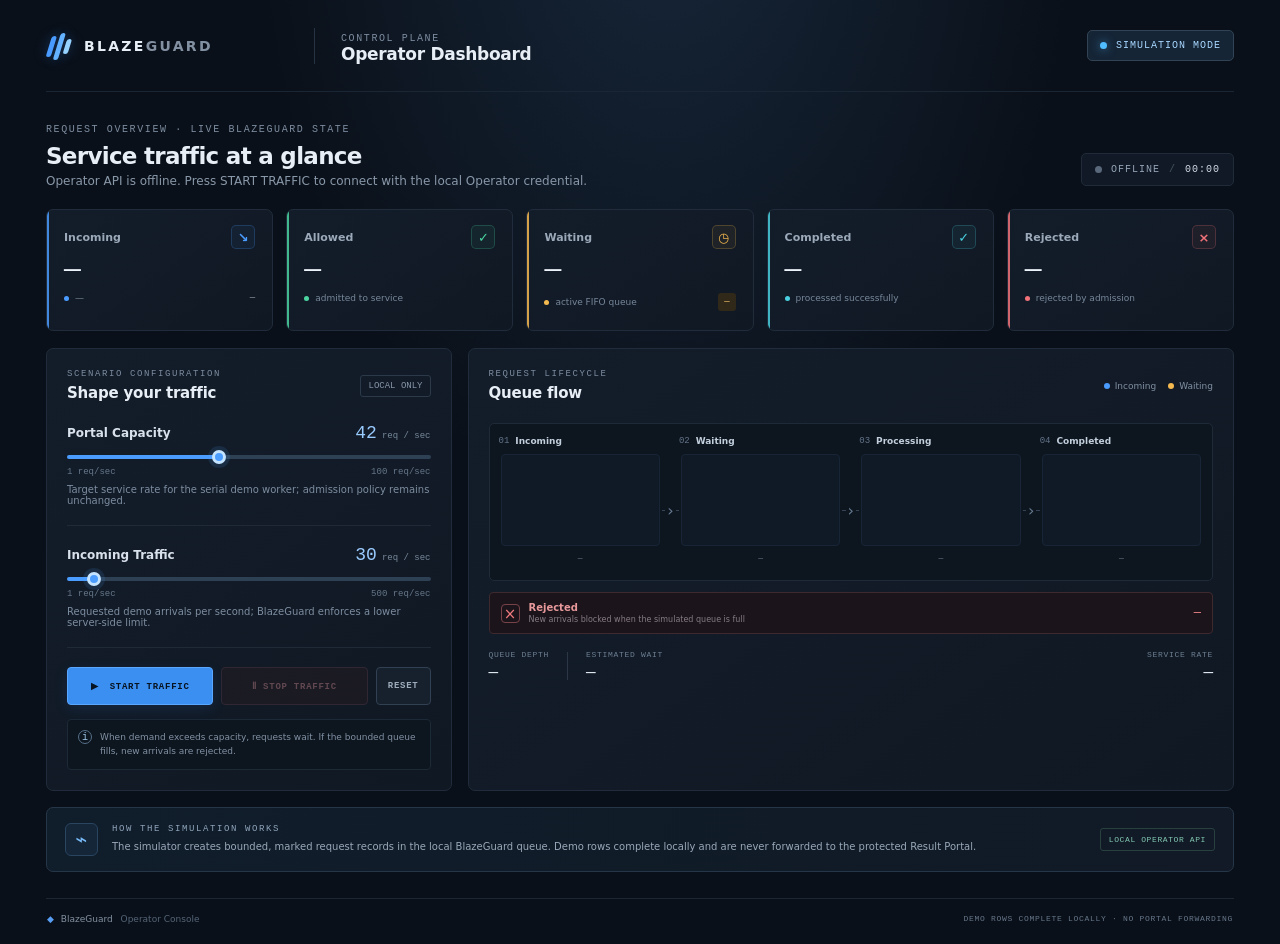
<file: operator_dashboard/index.html>
<!doctype html>
<html lang="en">
<head>
  <meta charset="utf-8">
  <meta name="viewport" content="width=device-width, initial-scale=1">
  <meta name="theme-color" content="#0a1019">
  <title>BlazeGuard | Operator Dashboard</title>
  <link rel="stylesheet" href="styles.css">
  <script src="app.js" defer></script>
</head>
<body>
  <div class="app-shell">
    <header class="topbar">
      <a class="brand" href="#top" aria-label="BlazeGuard home">
        <span class="brand-mark" aria-hidden="true"><span></span><span></span><span></span></span>
        <span class="brand-name">BLAZE<span>GUARD</span></span>
      </a>
      <div class="header-title"><span class="eyebrow">CONTROL PLANE</span><h1>Operator Dashboard</h1></div>
      <div class="simulation-badge"><span class="pulse-dot"></span> SIMULATION MODE</div>
    </header>

    <main id="top">
      <section class="intro-row" aria-label="Dashboard status">
        <div><p class="eyebrow">TRAFFIC OVERVIEW <span class="live-dot"></span> LOCAL SIMULATION</p><h2>Service traffic at a glance</h2><p class="subhead">Observe how demand, capacity, and queue pressure move together.</p></div>
        <div class="run-state"><span class="state-indicator" id="state-indicator"></span><span id="run-state">STANDBY</span><span class="divider">/</span><span class="mono" id="elapsed">00:00</span></div>
      </section>

      <section class="metric-grid" aria-label="Traffic metrics">
        <article class="metric-card accent-blue"><div class="metric-heading"><span>Incoming</span><span class="metric-icon">↘</span></div><strong id="metric-incoming">0</strong><div class="metric-foot"><span class="foot-dot blue"></span><span id="traffic-breakdown">Real 0 · Demo 0</span><span class="metric-rate" id="incoming-rate">0 / sec</span></div></article>
        <article class="metric-card accent-green"><div class="metric-heading"><span>Allowed</span><span class="metric-icon">✓</span></div><strong id="metric-allowed">0</strong><div class="metric-foot"><span class="foot-dot green"></span><span>admitted to service</span></div></article>
        <article class="metric-card accent-amber"><div class="metric-heading"><span>Waiting</span><span class="metric-icon">◷</span></div><strong id="metric-waiting">0</strong><div class="metric-foot"><span class="foot-dot amber"></span><span>in virtual queue</span><span class="wait-pill" id="wait-pill">0 sec wait</span></div></article>
        <article class="metric-card accent-cyan"><div class="metric-heading"><span>Completed</span><span class="metric-icon">✓</span></div><strong id="metric-completed">0</strong><div class="metric-foot"><span class="foot-dot cyan"></span><span>processed successfully</span></div></article>
        <article class="metric-card accent-red"><div class="metric-heading"><span>Rejected</span><span class="metric-icon">×</span></div><strong id="metric-rejected">0</strong><div class="metric-foot"><span class="foot-dot red"></span><span>queue limit reached</span></div></article>
      </section>

      <div class="main-grid">
        <section class="panel traffic-panel">
          <div class="panel-heading"><div><p class="eyebrow">SCENARIO CONFIGURATION</p><h2>Shape your traffic</h2></div><span class="config-tag">LOCAL ONLY</span></div>
          <div class="slider-control">
            <div class="slider-label"><label for="capacity-slider">Portal Capacity</label><span class="slider-value"><strong id="capacity-value">42</strong><small>req / sec</small></span></div>
            <input id="capacity-slider" type="range" min="1" max="100" value="42" aria-describedby="capacity-help">
            <div class="range-ends"><span>1 req/sec</span><span>100 req/sec</span></div><p class="control-help" id="capacity-help">Maximum virtual requests processed each second.</p>
          </div>
          <div class="slider-control traffic-control">
            <div class="slider-label"><label for="traffic-slider">Incoming Traffic</label><span class="slider-value"><strong id="traffic-value">30</strong><small>req / sec</small></span></div>
            <input id="traffic-slider" type="range" min="1" max="500" value="30" aria-describedby="traffic-help">
            <div class="range-ends"><span>1 req/sec</span><span>500 req/sec</span></div><p class="control-help" id="traffic-help">Virtual demand entering the system every second.</p>
          </div>
          <div class="control-row"><button class="button button-start" id="start-button" type="button"><span>▶</span> START TRAFFIC</button><button class="button button-stop" id="stop-button" type="button" disabled><span>Ⅱ</span> STOP TRAFFIC</button><button class="button button-reset" id="reset-button" type="button">RESET</button></div>
          <div class="scenario-note"><span class="note-icon">i</span><span>When demand exceeds capacity, requests wait. If the bounded queue fills, new arrivals are rejected.</span></div>
        </section>

        <section class="panel flow-panel">
          <div class="panel-heading"><div><p class="eyebrow">REQUEST LIFECYCLE</p><h2>Queue flow</h2></div><div class="flow-legend"><span><i class="legend-dot blue"></i>Incoming</span><span><i class="legend-dot amber"></i>Waiting</span></div></div>
          <div class="flow-track" aria-label="Virtual requests flow from incoming through queue and processing to completed, or rejection">
            <div class="flow-stage stage-incoming"><div class="stage-title"><span>01</span><strong>Incoming</strong></div><div class="token-well" id="incoming-tokens"></div><small id="incoming-stage-count">0 received</small></div>
            <div class="flow-connector"><span class="flow-line"></span><span class="flow-arrow">›</span></div>
            <div class="flow-stage stage-waiting"><div class="stage-title"><span>02</span><strong>Waiting</strong></div><div class="token-well" id="waiting-tokens"></div><small id="waiting-stage-count">0 waiting</small></div>
            <div class="flow-connector"><span class="flow-line"></span><span class="flow-arrow">›</span></div>
            <div class="flow-stage stage-processing"><div class="stage-title"><span>03</span><strong>Processing</strong></div><div class="token-well" id="processing-tokens"></div><small id="processing-stage-count">0 in service</small></div>
            <div class="flow-connector"><span class="flow-line"></span><span class="flow-arrow">›</span></div>
            <div class="flow-stage stage-completed"><div class="stage-title"><span>04</span><strong>Completed</strong></div><div class="token-well" id="completed-tokens"></div><small id="completed-stage-count">0 completed</small></div>
          </div>
          <div class="rejected-lane"><span class="rejected-symbol">×</span><div><strong>Rejected</strong><small>New arrivals blocked when the simulated queue is full</small></div><span class="rejected-count" id="rejected-stage-count">0</span></div>
          <div class="queue-summary"><div><span class="summary-label">QUEUE DEPTH</span><strong id="queue-depth">0 <small>requests</small></strong></div><div class="summary-divider"></div><div><span class="summary-label">ESTIMATED WAIT</span><strong id="estimated-wait">0 <small>sec</small></strong></div><div class="summary-capacity"><span class="summary-label">SERVICE RATE</span><strong id="service-rate">42 <small>req / sec</small></strong></div></div>
        </section>
      </div>

      <section class="how-panel"><div class="how-icon">⌁</div><div><p class="eyebrow">HOW THE SIMULATION WORKS</p><p>This dashboard generates <strong>virtual demand locally</strong> and models queue growth and processing against your selected portal capacity. It does <strong>not send real requests</strong> to BlazeGuard or the Result Portal. Metrics shown here are for demonstration only.</p></div><span class="local-chip"><span></span> BROWSER-ONLY</span></section>
    </main>
    <footer><span><span class="footer-mark">◆</span> BlazeGuard <span class="footer-muted">Operator Console</span></span><span>DEMO BUILD <i>·</i> ALL TRAFFIC IS SIMULATED</span></footer>
  </div>
</body>
</html>
</file>
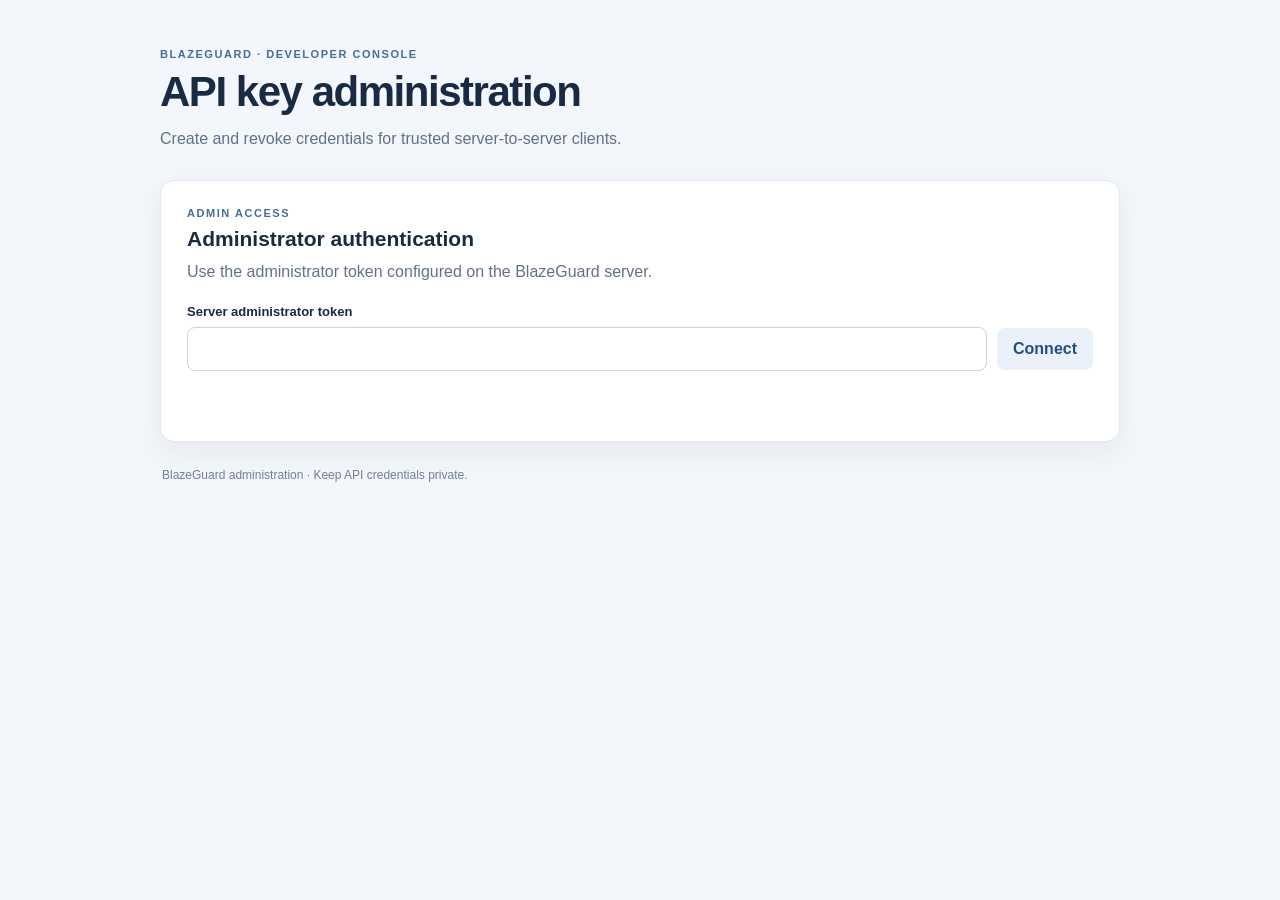
<file: frontend/api.html>
<!doctype html>
<html lang="en">
<head>
<meta charset="utf-8"><meta name="viewport" content="width=device-width,initial-scale=1">
<title>BlazeGuard API Administration</title>
<link rel="stylesheet" href="api-admin.css"><script src="config.js"></script><script src="api-admin.js" defer></script>
</head>
<body><main class="shell">
<header><p class="eyebrow">BLAZEGUARD · DEVELOPER CONSOLE</p><h1>API key administration</h1><p class="intro">Create and revoke credentials for trusted server-to-server clients.</p></header>
<section class="panel"><p class="eyebrow">ADMIN ACCESS</p><h2>Administrator authentication</h2><p class="muted">Use the administrator token configured on the BlazeGuard server.</p>
<form id="auth-form"><label for="admin-token">Server administrator token</label><div class="inline"><input id="admin-token" type="password" autocomplete="current-password" required><button class="button secondary">Connect</button></div></form><p id="auth-message" class="message" role="status"></p></section>
<section id="management" class="panel" hidden><div class="heading"><div><p class="eyebrow">CREDENTIALS</p><h2>API keys</h2><p class="muted">The secret is shown once at creation. Store it in the trusted client’s server environment.</p></div><button id="generate-key" class="button primary" type="button">Generate API Key</button></div>
<div id="new-key" class="new-key" hidden><strong>Copy this key now</strong><p>This secret cannot be retrieved later.</p><div class="inline"><code id="generated-key"></code><button id="copy-key" class="button secondary" type="button">Copy key</button></div></div>
<p id="management-message" class="message" role="status"></p><div class="table-wrap"><table><thead><tr><th>Key ID</th><th>Created</th><th>Status</th><th>Action</th></tr></thead><tbody id="key-list"></tbody></table></div>
<button id="disconnect" class="text-button" type="button">Disconnect admin session</button></section>
<footer>BlazeGuard administration · Keep API credentials private.</footer></main></body></html>
</file>
<file: operator_dashboard/styles.css>
:root{color-scheme:dark;--bg:#0a1019;--panel:#111a27;--panel2:#0e1723;--line:#202c3b;--muted:#7e8da0;--text:#e8eef5;--blue:#4b9cff;--green:#4bd4a0;--amber:#f4b94f;--cyan:#49cfdf;--red:#f17379;--mono:'DM Mono',monospace;--sans:'Manrope',system-ui,sans-serif}
*{box-sizing:border-box}body{margin:0;background:radial-gradient(ellipse at 52% -15%,#17273a 0,transparent 44%),var(--bg);color:var(--text);font-family:var(--sans);font-size:14px;min-height:100vh}.app-shell{max-width:1440px;margin:auto;padding:0 46px}.topbar{height:92px;display:flex;align-items:center;border-bottom:1px solid #1a2634;gap:34px}.brand{display:flex;align-items:center;gap:11px;text-decoration:none;color:var(--text);min-width:234px}.brand-mark{height:28px;width:27px;position:relative;display:flex;gap:3px;align-items:center;justify-content:center;transform:skew(-17deg)}.brand-mark span{display:block;background:var(--blue);height:21px;width:5px;border-radius:4px;box-shadow:0 0 14px #418fff55}.brand-mark span:nth-child(2){height:27px;background:#65b3ff}.brand-mark span:nth-child(3){height:15px;background:#96d2ff}.brand-name{font-size:14px;letter-spacing:2.3px;font-weight:800}.brand-name span{color:#8290a2;font-weight:600}.header-title{border-left:1px solid #263342;padding-left:26px}.eyebrow{font-family:var(--mono);font-size:10px;color:#7d8da0;letter-spacing:1.6px;margin:0 0 6px}.header-title h1{font-size:17px;margin:0;font-weight:700;letter-spacing:-.3px}.simulation-badge{margin-left:auto;border:1px solid #314354;background:#152536;color:#a8d7ff;border-radius:5px;padding:9px 12px;font:500 10px var(--mono);letter-spacing:1px;display:flex;align-items:center;gap:9px}.pulse-dot,.live-dot{width:7px;height:7px;display:inline-block;background:#50bdff;border-radius:50%;box-shadow:0 0 10px #50bdff99;animation:pulse 1.8s infinite}.live-dot{margin-left:5px;vertical-align:1px}@keyframes pulse{50%{opacity:.4;box-shadow:0 0 2px #50bdff55}}
main{padding:32px 0 26px}.intro-row{display:flex;align-items:end;justify-content:space-between;margin-bottom:21px}.intro-row .eyebrow{margin-bottom:8px}.intro-row h2{font-size:23px;margin:0 0 5px;letter-spacing:-.7px}.subhead{margin:0;color:#8998a9;font-size:12px}.run-state{display:flex;align-items:center;gap:9px;background:#101925;border:1px solid #202b3a;padding:10px 13px;border-radius:5px;font:10px var(--mono);letter-spacing:1px;color:#95a4b7;margin-bottom:2px}.state-indicator{width:7px;height:7px;border-radius:50%;background:#59687a}.state-indicator.running{background:#4bd4a0;box-shadow:0 0 9px #4bd4a077}.divider{color:#455363}.mono{font-family:var(--mono);color:#d0d9e4}
.metric-grid{display:grid;grid-template-columns:repeat(5,minmax(0,1fr));gap:13px;margin-bottom:17px}.metric-card,.panel,.how-panel{background:linear-gradient(145deg,#131d2a,#101823);border:1px solid var(--line);border-radius:7px}.metric-card{min-height:122px;padding:15px 17px 13px;position:relative;overflow:hidden}.metric-card:before{content:"";position:absolute;left:0;top:0;bottom:0;width:2px;background:var(--tone);opacity:.85}.accent-blue{--tone:var(--blue)}.accent-green{--tone:var(--green)}.accent-amber{--tone:var(--amber)}.accent-cyan{--tone:var(--cyan)}.accent-red{--tone:var(--red)}.metric-heading{display:flex;justify-content:space-between;align-items:center;color:#9ba9b9;font-size:11px;font-weight:600}.metric-icon{font-size:13px;color:var(--tone);height:24px;width:24px;border:1px solid color-mix(in srgb,var(--tone),transparent 78%);background:color-mix(in srgb,var(--tone),transparent 94%);border-radius:5px;display:grid;place-items:center}.metric-card>strong{font:500 28px var(--mono);display:block;letter-spacing:-1.5px;margin:5px 0 8px;color:#edf3fa}.metric-foot{display:flex;align-items:center;gap:6px;color:#77879a;font-size:9px;white-space:nowrap}.foot-dot{width:5px;height:5px;border-radius:50%;display:inline-block}.blue{background:var(--blue)}.green{background:var(--green)}.amber{background:var(--amber)}.cyan{background:var(--cyan)}.red{background:var(--red)}.metric-rate,.wait-pill{margin-left:auto;font:9px var(--mono);color:#91a0b0}.wait-pill{background:#302819;color:#f5c56b;padding:4px 6px;border-radius:3px}
.main-grid{display:grid;grid-template-columns:minmax(315px,.82fr) minmax(0,1.55fr);gap:16px}.panel{padding:20px}.panel-heading{display:flex;align-items:center;justify-content:space-between;margin-bottom:21px}.panel-heading h2{font-size:15px;margin:0;letter-spacing:-.2px}.panel-heading .eyebrow{font-size:9px;margin-bottom:5px}.config-tag{font:9px var(--mono);color:#8797aa;border:1px solid #2b3949;border-radius:3px;padding:5px 7px}.slider-control{padding:0 0 19px;border-bottom:1px solid #202a37}.traffic-control{padding-top:19px}.slider-label{display:flex;align-items:center;justify-content:space-between;margin-bottom:12px}.slider-label label{font-size:12px;font-weight:700;color:#d9e2ec}.slider-value{min-width:103px;text-align:right;color:#f0f5fb}.slider-value strong{font:500 18px var(--mono);color:#9acbff}.slider-value small{font:9px var(--mono);color:#78899b;margin-left:5px}.slider-control input[type=range]{width:100%;height:4px;display:block;margin:0;appearance:none;background:linear-gradient(90deg,#4b9cff 0%,#2e4053 0%);border-radius:8px;outline:none;cursor:pointer}.slider-control input[type=range]::-webkit-slider-thumb{appearance:none;width:14px;height:14px;border:3px solid #c4e3ff;background:#4b9cff;border-radius:50%;box-shadow:0 0 0 4px #4b9cff20}.slider-control input[type=range]::-moz-range-thumb{width:9px;height:9px;border:3px solid #c4e3ff;background:#4b9cff;border-radius:50%;box-shadow:0 0 0 4px #4b9cff20}.range-ends{display:flex;justify-content:space-between;color:#66778a;font:9px var(--mono);margin-top:8px}.control-help{font-size:10px;color:#7d8da0;margin:7px 0 0}.control-row{display:flex;gap:8px;margin-top:19px}.button{height:38px;border-radius:4px;font:600 9px var(--mono);letter-spacing:.75px;padding:0 11px;cursor:pointer;transition:all .18s ease}.button:disabled{opacity:.36;cursor:not-allowed}.button-start{background:#3b8ff0;border:1px solid #59a7ff;color:#071320;box-shadow:0 4px 14px #328afa20;flex:1}.button-start:hover:not(:disabled){background:#5aa7ff;transform:translateY(-1px)}.button-start span{margin-right:5px}.button-stop{background:#2d1d22;color:#ef9a9b;border:1px solid #684049;flex:1}.button-stop:hover:not(:disabled){background:#42242b}.button-reset{background:#17212d;color:#9eacbb;border:1px solid #314052}.button-reset:hover{border-color:#607287;color:#e2eaf2}.scenario-note{display:flex;align-items:flex-start;gap:8px;margin-top:14px;padding:10px;background:#0d151f;border:1px solid #1c2937;border-radius:4px;color:#8191a3;font-size:9px;line-height:1.6}.note-icon{height:14px;min-width:14px;border-radius:50%;display:grid;place-items:center;border:1px solid #56708a;color:#9fc8eb;font:10px var(--mono)}
.flow-panel{min-width:0}.flow-legend{display:flex;gap:12px;color:#8191a3;font-size:9px}.flow-legend span{display:flex;align-items:center;gap:5px}.legend-dot{width:6px;height:6px;border-radius:50%;display:inline-block}.flow-track{display:flex;align-items:stretch;min-height:158px;padding:12px 9px 11px;background:#0d151f;border:1px solid #1e2a38;border-radius:5px}.flow-stage{flex:1;min-width:63px;display:flex;flex-direction:column}.stage-title{display:flex;align-items:center;gap:6px;font-size:9px;color:#c2cfdd;white-space:nowrap}.stage-title span{font:9px var(--mono);color:#63758a}.token-well{height:92px;margin:8px 2px 7px;display:grid;grid-template-columns:repeat(4,10px);grid-auto-rows:10px;align-content:start;justify-content:center;gap:5px;padding:6px 2px;border-radius:4px;background:#101a27;border:1px solid #172536;overflow:hidden}.token{width:9px;height:9px;border-radius:2px;background:var(--token-color);box-shadow:0 0 8px color-mix(in srgb,var(--token-color),transparent 55%);animation:arrive .24s ease-out}.token-well[data-state=waiting]{grid-template-columns:repeat(4,10px)}@keyframes arrive{from{opacity:0;transform:scale(.35)}to{opacity:1;transform:scale(1)}}.stage-incoming{--token-color:var(--blue)}.stage-waiting{--token-color:var(--amber)}.stage-processing{--token-color:var(--cyan)}.stage-completed{--token-color:var(--green)}.flow-stage>small{font:8px var(--mono);color:#78899a;text-align:center;white-space:nowrap}.flow-connector{width:17px;display:flex;align-items:center;justify-content:center;padding-top:16px;position:relative}.flow-line{height:1px;background:#344355;width:100%}.flow-arrow{position:absolute;color:#667b91;background:#0d151f;padding:0 2px;font-size:16px;line-height:1}.rejected-lane{display:flex;align-items:center;gap:9px;margin-top:11px;padding:9px 11px;border:1px solid #3e292e;background:#1b151b;border-radius:4px}.rejected-symbol{width:19px;height:19px;border:1px solid #784249;border-radius:4px;display:grid;place-items:center;color:#f07a7e;font-size:15px}.rejected-lane div{display:flex;flex-direction:column;gap:2px}.rejected-lane strong{font-size:10px;color:#e8999b}.rejected-lane small{font-size:8px;color:#857b84}.rejected-count{margin-left:auto;font:12px var(--mono);color:#f28489}.queue-summary{display:flex;align-items:center;gap:18px;padding-top:16px}.queue-summary>div:not(.summary-divider){display:flex;flex-direction:column;gap:5px}.summary-label{font:8px var(--mono);color:#6e8093;letter-spacing:.7px}.queue-summary strong{font:500 16px var(--mono);color:#e4ecf5}.queue-summary strong small{font:9px var(--mono);color:#8090a1}.summary-divider{height:28px;width:1px;background:#2b3745}.summary-capacity{margin-left:auto;text-align:right}
.how-panel{display:flex;align-items:center;gap:14px;padding:15px 18px;margin-top:16px;background:linear-gradient(100deg,#101d2b,#111a26);border-color:#263649}.how-icon{width:33px;height:33px;min-width:33px;display:grid;place-items:center;border:1px solid #294560;background:#152638;color:#78b9f6;border-radius:6px;font-size:20px}.how-panel .eyebrow{font-size:9px;margin-bottom:5px;color:#91a6bc}.how-panel p:last-child{font-size:10px;line-height:1.65;color:#99a8b8;margin:0;max-width:920px}.how-panel p strong{color:#dce8f4;font-weight:700}.local-chip{margin-left:auto;white-space:nowrap;border:1px solid #29413e;border-radius:3px;padding:6px 8px;color:#83c8b1;font:8px var(--mono);letter-spacing:.6px;display:flex;align-items:center;gap:6px}.local-chip span{height:5px;width:5px;border-radius:50%;background:#53d0a1}footer{border-top:1px solid #1c2734;padding:15px 1px 18px;display:flex;justify-content:space-between;color:#8291a2;font-size:9px}footer>span:last-child{font:8px var(--mono);letter-spacing:.7px;color:#66778b}footer i{font-style:normal;color:#3c536a}.footer-mark{color:#579ef4;font-size:9px;margin-right:4px}.footer-muted{color:#536477;margin-left:5px}
@media(max-width:1040px){.app-shell{padding:0 26px}.metric-grid{grid-template-columns:repeat(3,minmax(0,1fr))}.metric-card{min-height:115px}.main-grid{grid-template-columns:1fr}.flow-track{min-height:155px}.token-well{grid-template-columns:repeat(8,10px)}}
@media(max-width:660px){.app-shell{padding:0 15px}.topbar{height:76px;gap:13px}.brand{min-width:0;gap:7px}.brand-name{font-size:11px;letter-spacing:1.4px}.brand-mark{transform:scale(.8) skew(-17deg);width:22px}.header-title{padding-left:13px}.header-title .eyebrow{font-size:8px}.header-title h1{font-size:13px;white-space:nowrap}.simulation-badge{font-size:0;padding:9px;gap:0}.pulse-dot{width:8px;height:8px}.intro-row{align-items:flex-start;gap:12px}.intro-row h2{font-size:19px}.subhead{max-width:270px;line-height:1.5}.run-state{font-size:8px;padding:8px;gap:5px;white-space:nowrap}.metric-grid{grid-template-columns:repeat(2,minmax(0,1fr));gap:9px}.metric-card{padding:12px;min-height:110px}.metric-card:last-child{grid-column:span 2}.metric-foot{font-size:8px}.metric-rate,.wait-pill{font-size:8px}.panel{padding:15px}.flow-track{padding:10px 5px}.flow-stage{min-width:49px}.stage-title{gap:3px;font-size:8px}.stage-title span{font-size:7px}.flow-connector{width:10px}.token-well{grid-template-columns:repeat(3,8px);grid-auto-rows:8px;gap:4px;height:74px}.token{width:7px;height:7px}.flow-stage>small{font-size:7px}.flow-legend{font-size:8px;gap:7px}.queue-summary{gap:10px}.summary-label{font-size:7px}.queue-summary strong{font-size:13px}.queue-summary strong small{font-size:8px}.how-panel{align-items:flex-start;padding:13px;gap:10px}.how-icon{width:28px;height:28px;min-width:28px}.how-panel p:last-child{font-size:9px}.local-chip{display:none}footer{font-size:8px}footer>span:last-child{font-size:7px}}
@media(max-width:390px){.brand-name{font-size:9px}.header-title h1{font-size:11px}.header-title{padding-left:9px}.topbar{gap:9px}.intro-row{display:block}.run-state{display:inline-flex;margin-top:12px}.control-row{gap:5px}.button{padding:0 7px;font-size:8px}.flow-stage{min-width:42px}.stage-title{font-size:7px}.flow-connector{width:8px}}
</file>
<file: frontend/api-admin.css>
:root{font-family:Inter,"Segoe UI",Arial,sans-serif;color:#192b42;background:#f3f6fa;font-synthesis:none}*{box-sizing:border-box}body{margin:0;min-width:320px}.shell{width:min(960px,calc(100% - 36px));margin:auto;padding:48px 0}header{margin-bottom:28px}.eyebrow{margin:0 0 8px;color:#466b9d;font-size:11px;font-weight:800;letter-spacing:.14em}h1,h2,p{margin-top:0}h1{margin-bottom:10px;font-size:clamp(30px,5vw,42px);letter-spacing:-.035em}h2{margin-bottom:8px;font-size:21px}.intro,.muted{color:#627187;line-height:1.6}.panel{margin-top:18px;padding:26px;border:1px solid #e0e7f0;border-radius:14px;background:#fff;box-shadow:0 10px 30px #223a5610}label{display:block;margin:20px 0 8px;font-size:13px;font-weight:700}.inline{display:flex;gap:10px;align-items:center}input{width:100%;min-width:0;height:44px;padding:0 12px;border:1px solid #cbd5e1;border-radius:8px;font:inherit}input:focus{outline:3px solid #4b83c533;border-color:#4779b4}.button{min-height:42px;padding:0 16px;border:0;border-radius:8px;font:inherit;font-weight:700;cursor:pointer;white-space:nowrap}.button:disabled{cursor:wait;opacity:.65}.primary{color:white;background:#234f83}.primary:hover{background:#193f6d}.secondary{color:#234f83;background:#eaf1f8}.heading{display:flex;justify-content:space-between;align-items:center;gap:20px}.heading p{margin-bottom:0}.new-key{margin:24px 0 8px;padding:18px;border:1px solid #acd5bd;border-radius:10px;background:#f1faf4}.new-key p{margin:5px 0 12px;color:#536b5d;font-size:13px}.new-key code{flex:1;min-width:0;overflow-wrap:anywhere;font-size:13px}.message{min-height:20px;margin:12px 0;color:#a13b34;font-size:14px}.table-wrap{overflow-x:auto}table{width:100%;border-collapse:collapse;text-align:left}th,td{padding:13px 10px;border-bottom:1px solid #e9eef4;font-size:13px}th{color:#627187;font-size:11px;letter-spacing:.08em;text-transform:uppercase}td:first-child{font-family:ui-monospace,Consolas,monospace}.badge{display:inline-block;padding:5px 9px;border-radius:999px;font-size:11px;font-weight:800;text-transform:uppercase}.active{color:#236541;background:#e6f5eb}.revoked{color:#88403b;background:#fae9e8}.revoke{padding:7px 10px;border:1px solid #dfb8b5;border-radius:7px;color:#913d38;background:white;font-weight:700;cursor:pointer}.text-button{margin-top:18px;padding:5px 0;border:0;color:#526981;background:transparent;cursor:pointer;text-decoration:underline}footer{padding:26px 2px;color:#718096;font-size:12px}[hidden]{display:none!important}@media(max-width:640px){.shell{padding:30px 0}.panel{padding:19px}.heading{align-items:flex-start;flex-direction:column}.inline{align-items:stretch;flex-direction:column}.inline .button{width:100%}th,td{padding:11px 8px}}
</file>
